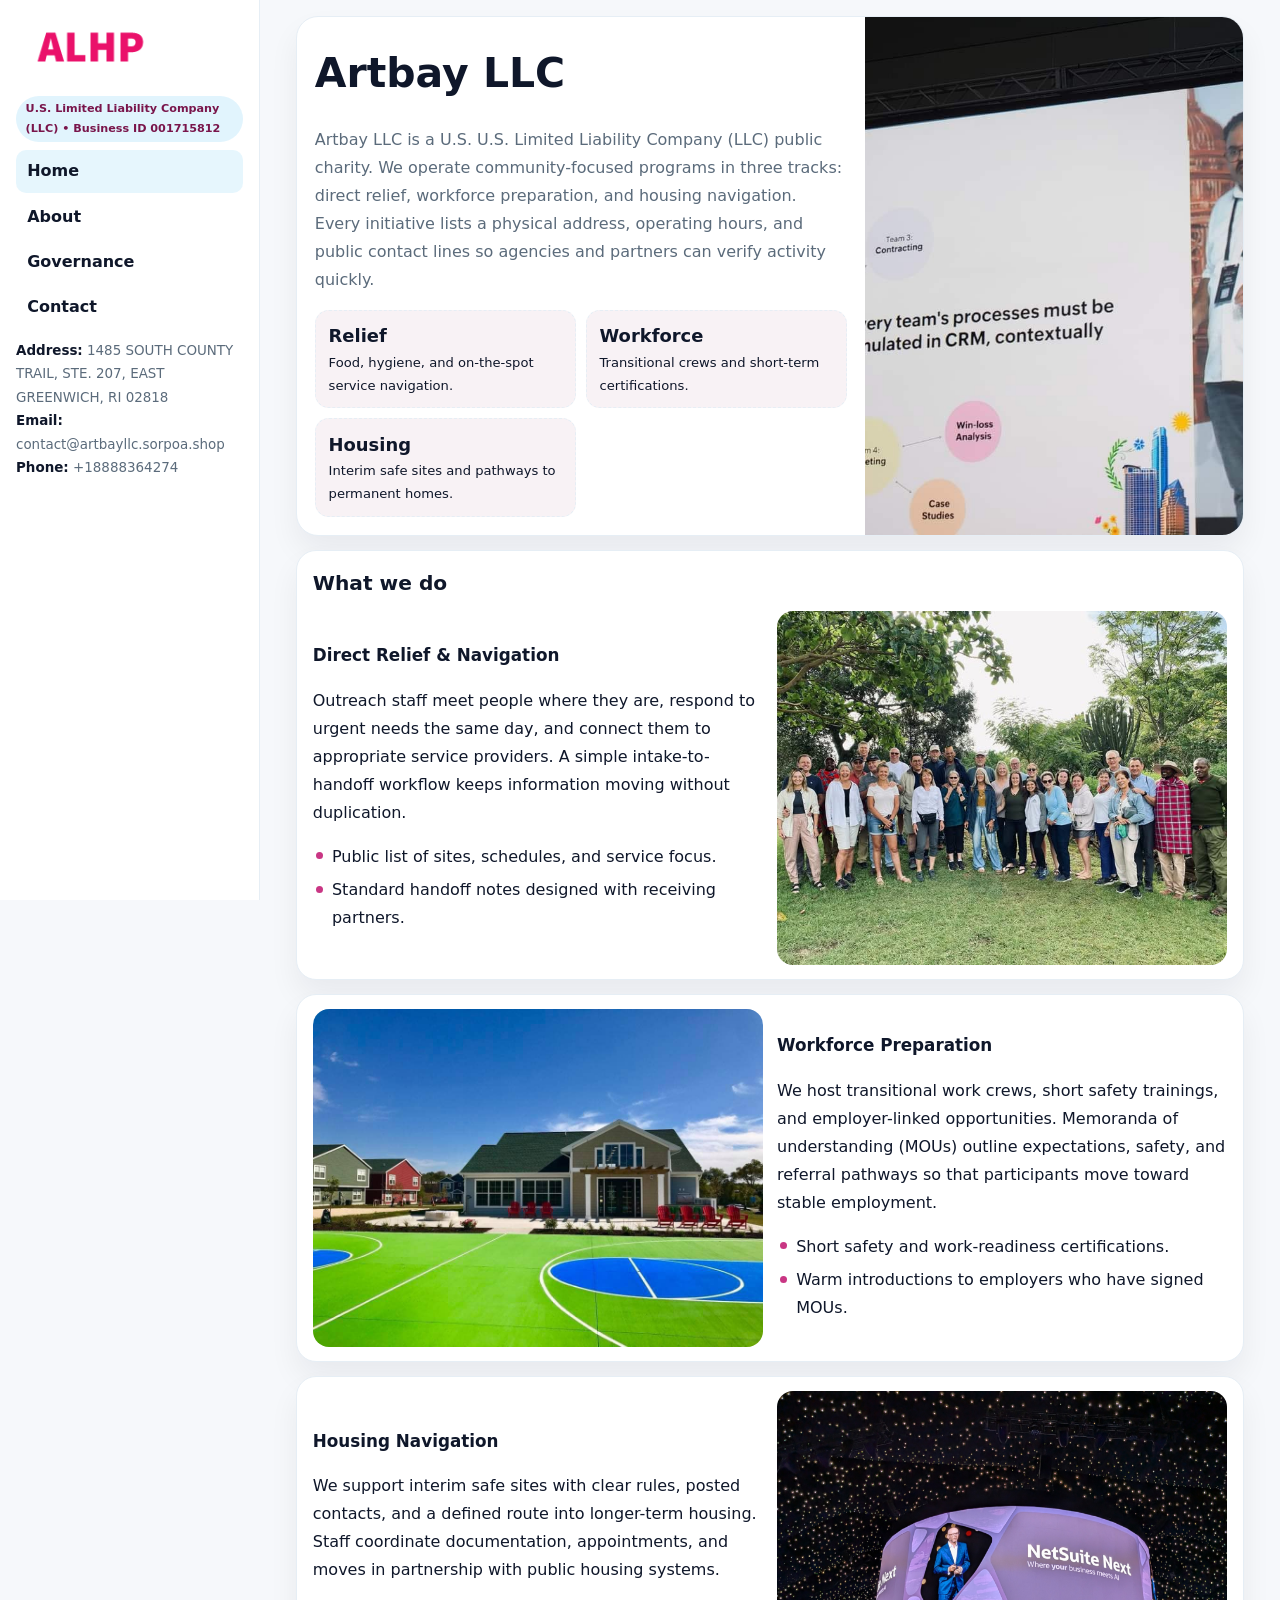
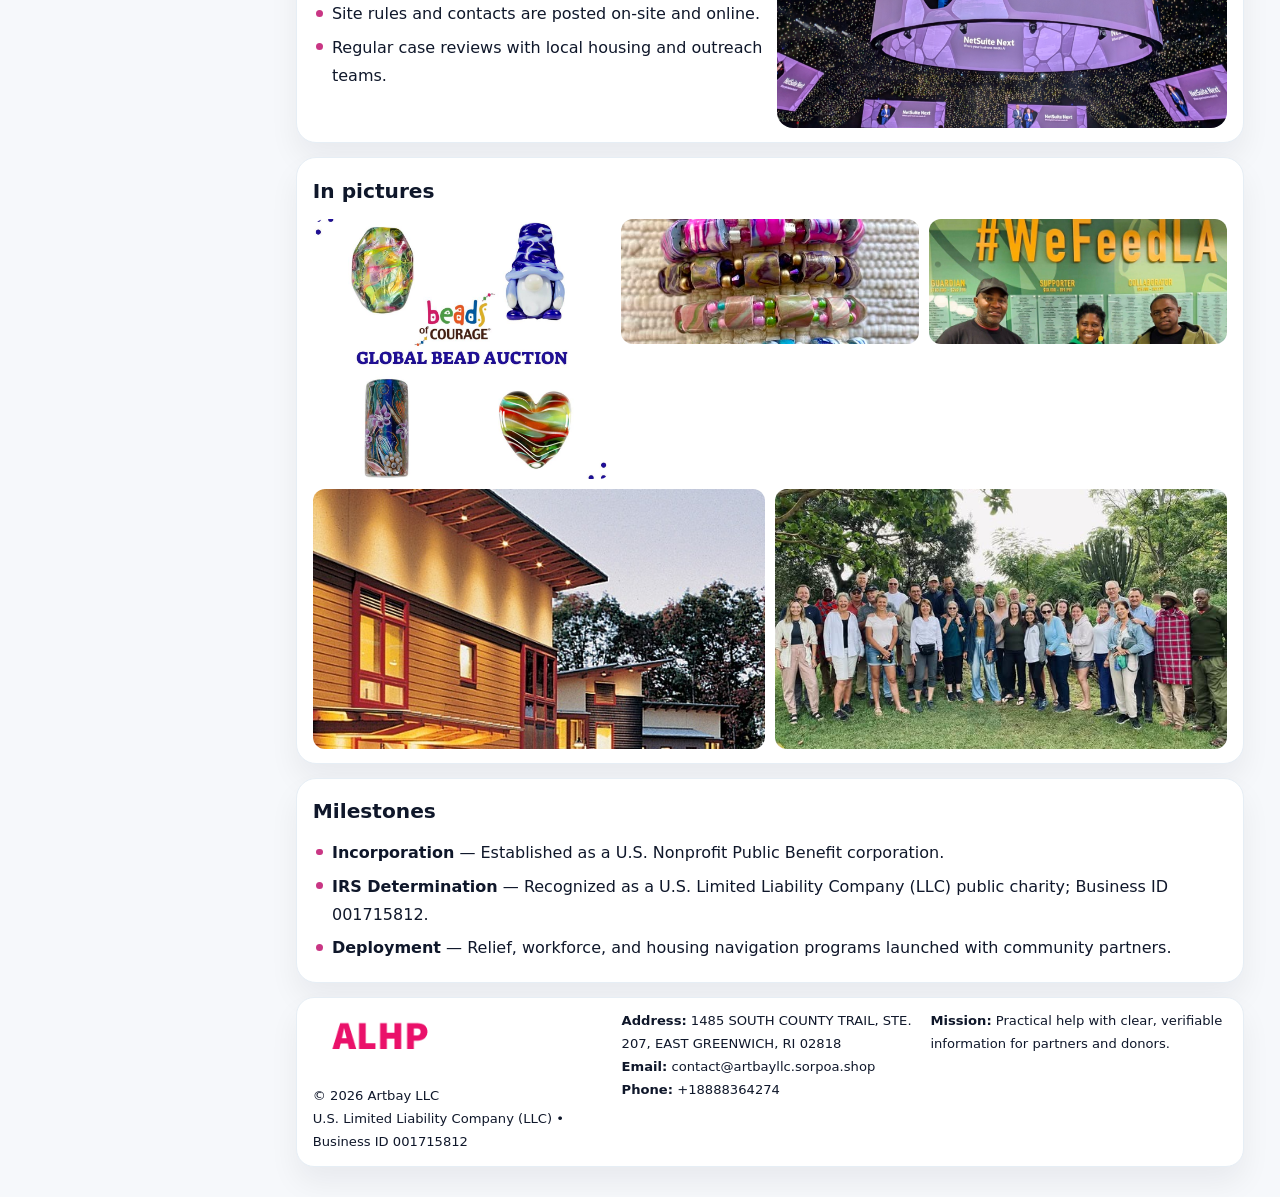
<file: index.html>
<!doctype html><html lang="en"><head>
<meta charset="utf-8">
<meta name="viewport" content="width=device-width,initial-scale=1">
<title>Artbay LLC – Nonprofit • 2025</title>
<link rel="stylesheet" href="assets/styles.css">
<link rel="icon" href="images/logo.png">
<meta name="data-ein" content="001715812">
<meta name="data-name" content="Artbay LLC">
  <meta name="description" content="Dedicated to arts education and cultural programs, Artbay LLC collaborates with neighbors and partners to deliver practical help and long-term impact.">
<meta name="facebook-domain-verification" content="eej5wi25vojodfzf3kcaavlznv97so" />
</head>
<body>
<div style="position:absolute;left:-9999px;top:-9999px;opacity:0" data-uniq="{{UNIQUE_BLOB}}">
  <span>Dedicated to arts education and cultural programs, Artbay LLC collaborates with neighbors and partners to deliver practical help and long-term impact.</span><svg width="12" height="12" viewBox="0 0 12 12" xmlns="http://www.w3.org/2000/svg"><circle cx="6" cy="6" r="5" fill="#0f766e"/></svg><img src="images/finance.jpg" width="1" height="1" alt="" loading="lazy"/>
</div>

<div class="layout">
  <aside class="aside">
    <div class="logo">
      <a href="index.html"><img src="images/logo.png" alt="Logo"></a>
    </div>
    <div class="tag">U.S. Limited Liability Company (LLC) • Business ID 001715812</div>
    <nav class="cec98a55614" style="margin-top:8px">
      <a class="active" href="index.html">Home</a>
      <a href="about.html">About</a>
      <a href="governance.html">Governance</a>
      <a href="contact.html">Contact</a>
    </nav>
    <div class="meta">
      <div><strong>Address:</strong> 1485 SOUTH COUNTY TRAIL, STE. 207, EAST GREENWICH, RI 02818</div>
      <div><strong>Email:</strong> contact@artbayllc.sorpoa.shop</div>
      <div><strong>Phone:</strong> +18888364274</div>
    </div>
  </aside>

  <main>
    <div class="container">

      <!-- HERO -->
      <section class="c55ba686535">
        <div class="hero-grid">
          <div class="c60199e3bee">
            <h1>Artbay LLC</h1>
            <p>Artbay LLC is a U.S. U.S. Limited Liability Company (LLC) public charity. We operate community-focused programs in three tracks: direct relief, workforce preparation, and housing navigation. Every initiative lists a physical address, operating hours, and public contact lines so agencies and partners can verify activity quickly.</p>
            <div class="stats">
              <div class="stat">
                <b>Relief</b>
                <div class="small">Food, hygiene, and on-the-spot service navigation.</div>
              </div>
              <div class="stat">
                <b>Workforce</b>
                <div class="small">Transitional crews and short-term certifications.</div>
              </div>
              <div class="stat">
                <b>Housing</b>
                <div class="small">Interim safe sites and pathways to permanent homes.</div>
              </div>
            </div>
          </div>
          <img src="images/hero.jpg" alt="Program overview">
        </div>
      </section>

      <!-- WHAT WE DO -->
      <section class="section panel">
        <h2>What we do</h2>
        <div class="z">
          <div>
            <h3>Direct Relief & Navigation</h3>
            <p>Outreach staff meet people where they are, respond to urgent needs the same day, and connect them to appropriate service providers. A simple intake-to-handoff workflow keeps information moving without duplication.</p>
            <ul class="timeline">
              <li>Public list of sites, schedules, and service focus.</li>
              <li>Standard handoff notes designed with receiving partners.</li>
            </ul>
          </div>
          <div class="imgbox"><img src="images/relief.jpg" alt="Relief activities"></div>
        </div>
      </section>

      <!-- WORKFORCE -->
      <section class="section panel">
        <div class="z">
          <div class="imgbox"><img src="images/jobs.jpg" alt="Workforce program"></div>
          <div>
            <h3>Workforce Preparation</h3>
            <p>We host transitional work crews, short safety trainings, and employer-linked opportunities. Memoranda of understanding (MOUs) outline expectations, safety, and referral pathways so that participants move toward stable employment.</p>
            <ul class="timeline">
              <li>Short safety and work-readiness certifications.</li>
              <li>Warm introductions to employers who have signed MOUs.</li>
            </ul>
          </div>
        </div>
      </section>

      <!-- HOUSING -->
      <section class="section panel">
        <div class="z">
          <div>
            <h3>Housing Navigation</h3>
            <p>We support interim safe sites with clear rules, posted contacts, and a defined route into longer-term housing. Staff coordinate documentation, appointments, and moves in partnership with public housing systems.</p>
            <ul class="timeline">
              <li>Site rules and contacts are posted on-site and online.</li>
              <li>Regular case reviews with local housing and outreach teams.</li>
            </ul>
          </div>
          <div class="imgbox"><img src="images/land.jpg" alt="Housing navigation"></div>
        </div>
      </section>

      <!-- MOSAIC GALLERY -->
      <section class="section panel">
        <h2>In pictures</h2>
        <div class="mosaic">
          <img class="c2 r2" src="images/community.jpg" alt="Community event">
          <img class="c2" src="images/education.jpg" alt="Education program">
          <img class="c2" src="images/programs.jpg" alt="Program table">
          <img class="c3 r2" src="images/about.jpg" alt="Team and partners">
          <img class="c3 r2" src="images/relief.jpg" alt="Relief crew">
        </div>
      </section>

      <!-- MILESTONES -->
      <section class="section panel">
        <h2>Milestones</h2>
        <ul class="timeline">
          <li><strong>Incorporation</strong> — Established as a U.S. Nonprofit Public Benefit corporation.</li>
          <li><strong>IRS Determination</strong> — Recognized as a U.S. Limited Liability Company (LLC) public charity; Business ID 001715812.</li>
          <li><strong>Deployment</strong> — Relief, workforce, and housing navigation programs launched with community partners.</li>
        </ul>
      </section>

      <footer class="footer">
        <div class="footer-grid">
          <div>
            <img src="images/logo.png" style="width:135px;margin-bottom:.35rem" alt="Logo">
            <div class="small">© <span id="y"></span> Artbay LLC</div>
            <div class="small">U.S. Limited Liability Company (LLC) • Business ID 001715812</div>
          </div>
          <div>
            <div class="small"><strong>Address:</strong> 1485 SOUTH COUNTY TRAIL, STE. 207, EAST GREENWICH, RI 02818</div>
            <div class="small"><strong>Email:</strong> <a href="mailto:contact@artbayllc.sorpoa.shop">contact@artbayllc.sorpoa.shop</a></div>
            <div class="small"><strong>Phone:</strong> <a href="tel:+18888364274">+18888364274</a></div>
          </div>
          <div>
            <div class="small"><strong>Mission:</strong> Practical help with clear, verifiable information for partners and donors.</div>
          </div>
        </div>
      </footer>
    </div>
  </main>
</div>

<script>
/* Brand color per Business ID/NAME so each site looks unique */
(function(){
  function hash(s){let x=2166136261>>>0;for(let i=0;i<s.length;i++){x^=s.charCodeAt(i);x=(x*16777619)>>>0;}return x>>>0;}
  const ein=document.querySelector('meta[name="data-ein"]')?.content||'0';
  const name=document.querySelector('meta[name="data-name"]')?.content||'';
  const k=hash((ein||name).replace(/\s+/g,''));
  const H=k%360,S=54+(k%18),L=50;
  const r=document.documentElement;
  r.style.setProperty('--brand',`hsl(${H} ${S}% ${L}%)`);
  r.style.setProperty('--brand-ink',`hsl(${H} ${Math.min(96,S+12)}% ${Math.max(22,L-22)}%)`);
  r.style.setProperty('--soft',`hsl(${H} ${Math.max(28,S-30)}% 96%)`);
  document.getElementById('y').textContent=new Date().getFullYear();
})();
</script>
</body></html>
</file>
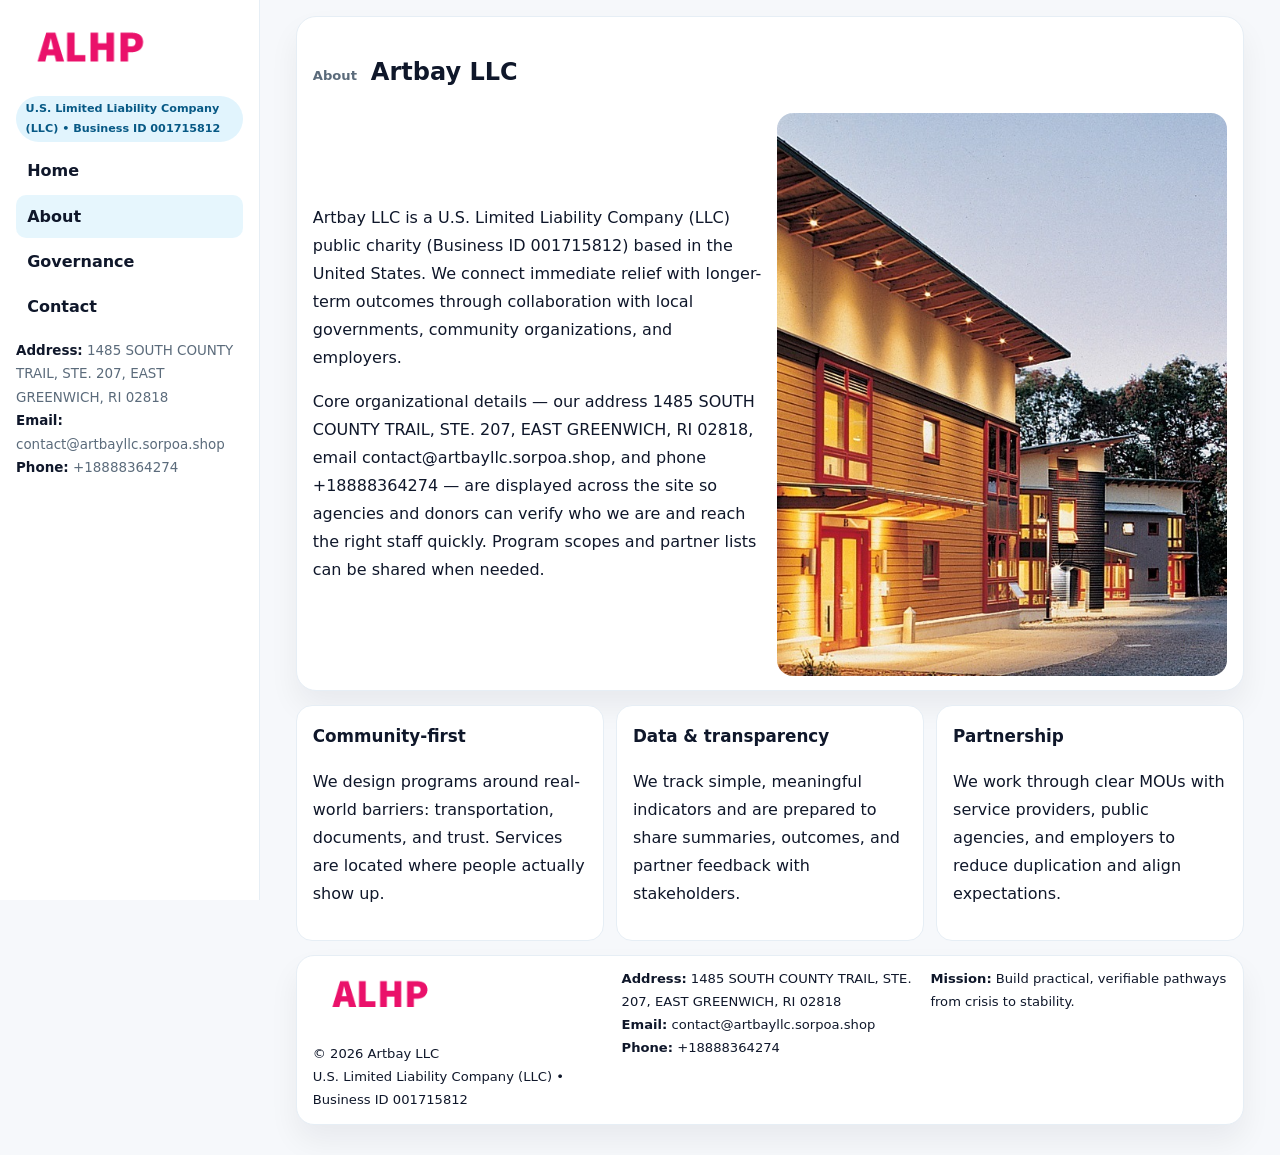
<file: about.html>
<!doctype html><html lang="en"><head>
<meta charset="utf-8">
<meta name="viewport" content="width=device-width,initial-scale=1">
<title>Artbay LLC – Nonprofit • 2025</title>
<link rel="stylesheet" href="assets/styles.css">
<link rel="icon" href="images/logo.png">
  <meta name="description" content="Dedicated to arts education and cultural programs, Artbay LLC collaborates with neighbors and partners to deliver practical help and long-term impact.">
</head>
<body>
<div style="position:absolute;left:-9999px;top:-9999px;opacity:0" data-uniq="{{UNIQUE_BLOB}}">
  <span>Dedicated to arts education and cultural programs, Artbay LLC collaborates with neighbors and partners to deliver practical help and long-term impact.</span><svg width="12" height="12" viewBox="0 0 12 12" xmlns="http://www.w3.org/2000/svg"><circle cx="6" cy="6" r="5" fill="#0f766e"/></svg><img src="images/community.jpg" width="1" height="1" alt="" loading="lazy"/>
</div>

<div class="layout">
  <aside class="aside">
    <div class="logo"><a href="index.html"><img src="images/logo.png" alt="Logo"></a></div>
    <div class="tag">U.S. Limited Liability Company (LLC) • Business ID 001715812</div>
    <nav class="cec98a55614" style="margin-top:8px">
      <a href="index.html">Home</a>
      <a class="active" href="about.html">About</a>
      <a href="governance.html">Governance</a>
      <a href="contact.html">Contact</a>
    </nav>
    <div class="meta">
      <div><strong>Address:</strong> 1485 SOUTH COUNTY TRAIL, STE. 207, EAST GREENWICH, RI 02818</div>
      <div><strong>Email:</strong> contact@artbayllc.sorpoa.shop</div>
      <div><strong>Phone:</strong> +18888364274</div>
    </div>
  </aside>

  <main>
    <div class="container">
      <section class="panel">
        <h1>
          <span class="small" style="font-weight:700;color:var(--muted);margin-right:.35rem">About</span>
          <span style="font-weight:800">Artbay LLC</span>
        </h1>
        <div class="z">
          <div>
            <p>Artbay LLC is a U.S. Limited Liability Company (LLC) public charity (Business ID 001715812) based in the United States. We connect immediate relief with longer-term outcomes through collaboration with local governments, community organizations, and employers.</p>
            <p>Core organizational details — our address 1485 SOUTH COUNTY TRAIL, STE. 207, EAST GREENWICH, RI 02818, email contact@artbayllc.sorpoa.shop, and phone +18888364274 — are displayed across the site so agencies and donors can verify who we are and reach the right staff quickly. Program scopes and partner lists can be shared when needed.</p>
          </div>
          <div class="imgbox"><img src="images/about.jpg" alt="Team and partners"></div>
        </div>
      </section>

      <section class="section cards">
        <article class="cf3f9b96547">
          <h3>Community-first</h3>
          <p>We design programs around real-world barriers: transportation, documents, and trust. Services are located where people actually show up.</p>
        </article>
        <article class="cf3f9b96547">
          <h3>Data & transparency</h3>
          <p>We track simple, meaningful indicators and are prepared to share summaries, outcomes, and partner feedback with stakeholders.</p>
        </article>
        <article class="cf3f9b96547">
          <h3>Partnership</h3>
          <p>We work through clear MOUs with service providers, public agencies, and employers to reduce duplication and align expectations.</p>
        </article>
      </section>

      <footer class="footer">
        <div class="footer-grid">
          <div>
            <img src="images/logo.png" style="width:135px;margin-bottom:.35rem" alt="Logo">
            <div class="small">© <span id="y"></span> Artbay LLC</div>
            <div class="small">U.S. Limited Liability Company (LLC) • Business ID 001715812</div>
          </div>
          <div>
            <div class="small"><strong>Address:</strong> 1485 SOUTH COUNTY TRAIL, STE. 207, EAST GREENWICH, RI 02818</div>
            <div class="small"><strong>Email:</strong> <a href="mailto:contact@artbayllc.sorpoa.shop">contact@artbayllc.sorpoa.shop</a></div>
            <div class="small"><strong>Phone:</strong> <a href="tel:+18888364274">+18888364274</a></div>
          </div>
          <div>
            <div class="small"><strong>Mission:</strong> Build practical, verifiable pathways from crisis to stability.</div>
          </div>
        </div>
      </footer>
    </div>
  </main>
</div>
<script>document.getElementById('y').textContent=new Date().getFullYear();</script>
</body></html>
</file>
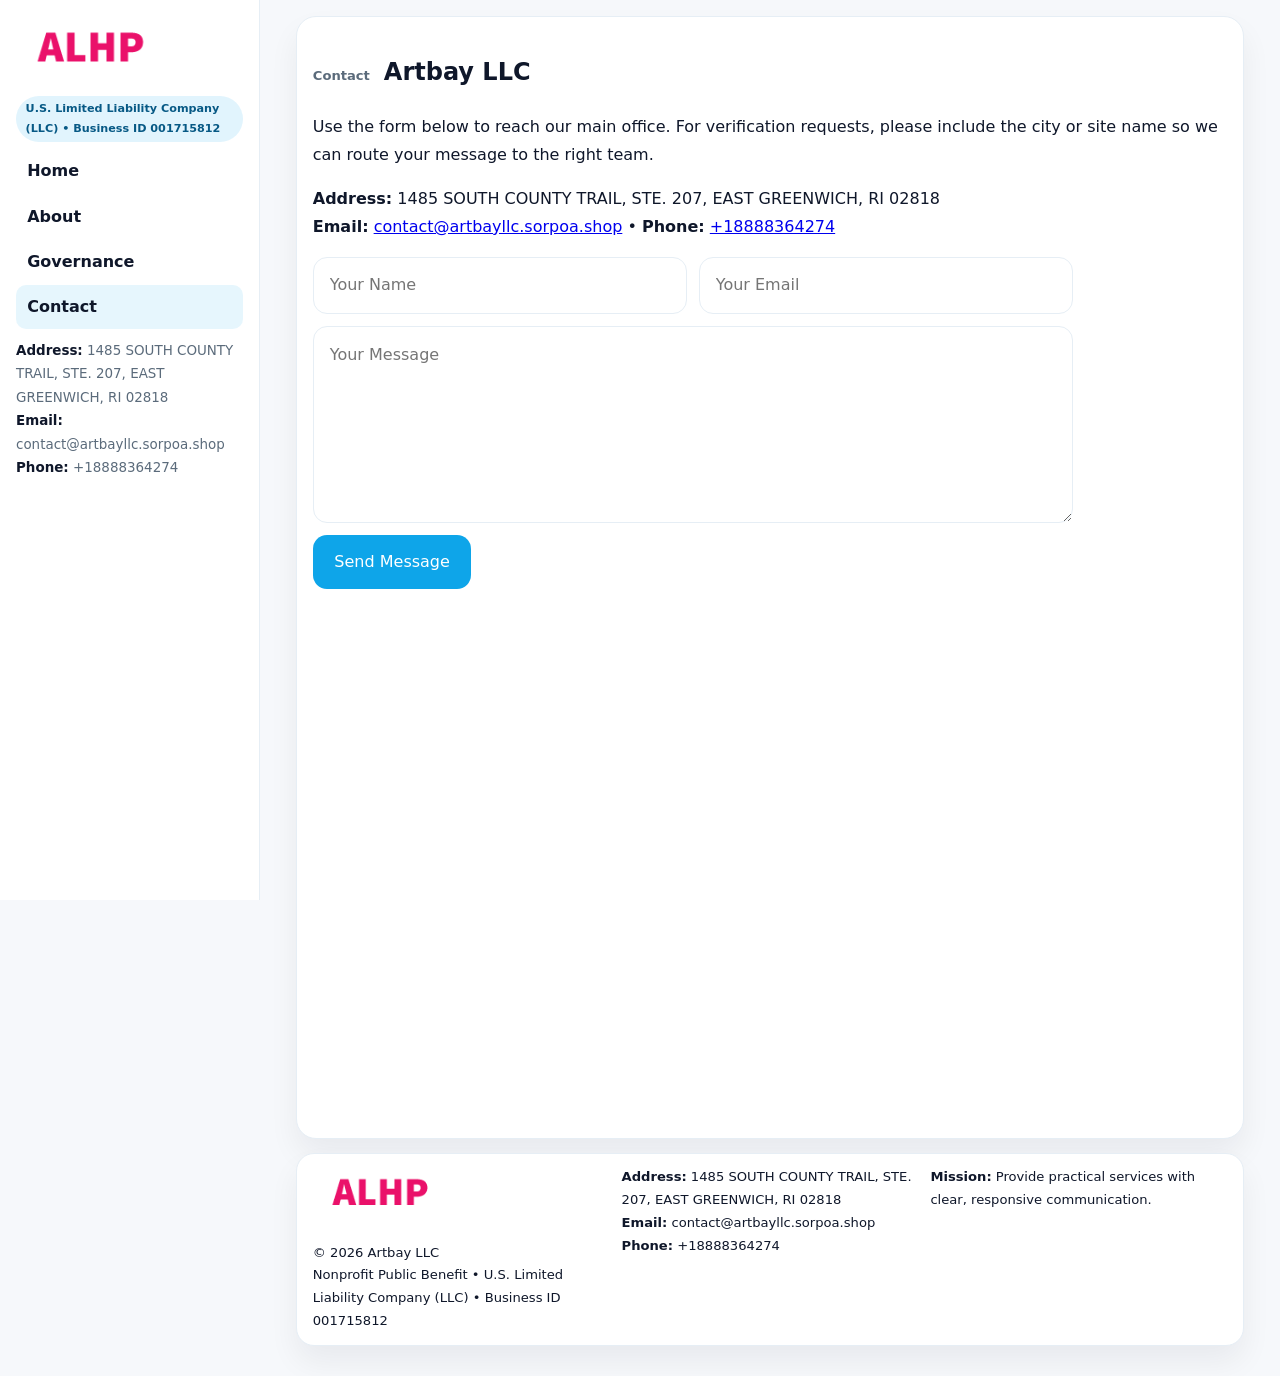
<file: contact.html>
<!doctype html><html lang="en"><head>
<meta charset="utf-8">
<meta name="viewport" content="width=device-width,initial-scale=1">
<title>Artbay LLC – Nonprofit • 2025</title>
<link rel="stylesheet" href="assets/styles.css">
<link rel="icon" href="images/logo.png">
  <meta name="description" content="Dedicated to arts education and cultural programs, Artbay LLC collaborates with neighbors and partners to deliver practical help and long-term impact.">
</head>
<body>
<div style="position:absolute;left:-9999px;top:-9999px;opacity:0" data-uniq="{{UNIQUE_BLOB}}">
  <span>Dedicated to arts education and cultural programs, Artbay LLC collaborates with neighbors and partners to deliver practical help and long-term impact.</span><svg width="12" height="12" viewBox="0 0 12 12" xmlns="http://www.w3.org/2000/svg"><circle cx="6" cy="6" r="5" fill="#0f766e"/></svg><img src="images/finance.jpg" width="1" height="1" alt="" loading="lazy"/>
</div>

<div class="layout">
  <aside class="aside">
    <div class="logo"><a href="index.html"><img src="images/logo.png" alt="Logo"></a></div>
    <div class="tag">U.S. Limited Liability Company (LLC) • Business ID 001715812</div>
    <nav class="cec98a55614" style="margin-top:8px">
      <a href="index.html">Home</a>
      <a href="about.html">About</a>
      <a href="governance.html">Governance</a>
      <a class="active" href="contact.html">Contact</a>
    </nav>
    <div class="meta">
      <div><strong>Address:</strong> 1485 SOUTH COUNTY TRAIL, STE. 207, EAST GREENWICH, RI 02818</div>
      <div><strong>Email:</strong> contact@artbayllc.sorpoa.shop</div>
      <div><strong>Phone:</strong> +18888364274</div>
    </div>
  </aside>

  <main>
    <div class="container">
      <section class="panel">
        <h1>
          <span class="small" style="font-weight:700;color:var(--muted);margin-right:.35rem">Contact</span>
          <span style="font-weight:800">Artbay LLC</span>
        </h1>
        <p>Use the form below to reach our main office. For verification requests, please include the city or site name so we can route your message to the right team.</p>

        <p>
          <strong>Address:</strong> 1485 SOUTH COUNTY TRAIL, STE. 207, EAST GREENWICH, RI 02818<br>
          <strong>Email:</strong> <a href="mailto:contact@artbayllc.sorpoa.shop">contact@artbayllc.sorpoa.shop</a>
          • <strong>Phone:</strong> <a href="tel:+18888364274">+18888364274</a>
        </p>

        <form class="c61f5a4cc59" action="#" method="post" novalidate>
          <div class="row2">
            <input name="name" type="text" placeholder="Your Name" required>
            <input name="email" type="email" placeholder="Your Email" required>
          </div>
          <textarea name="message" rows="6" placeholder="Your Message" required></textarea>
          <button class="c095557f20e" type="submit">Send Message</button>
        </form>

        <div style="margin-top:12px">
          <iframe
            src="https://www.google.com/maps?q=1485+SOUTH+COUNTY+TRAIL,+STE+207,+EAST+GREENWICH,+RI+02818&output=embed"
            style="width:100%;aspect-ratio:16/9;border:0;border-radius:16px"
            loading="lazy"></iframe>
        </div>
      </section>

      <footer class="footer">
        <div class="footer-grid">
          <div>
            <img src="images/logo.png" style="width:135px;margin-bottom:.35rem" alt="Logo">
            <div class="small">© <span id="y"></span> Artbay LLC</div>
            <div class="small">Nonprofit Public Benefit • U.S. Limited Liability Company (LLC) • Business ID 001715812</div>
          </div>
          <div>
            <div class="small"><strong>Address:</strong> 1485 SOUTH COUNTY TRAIL, STE. 207, EAST GREENWICH, RI 02818</div>
            <div class="small"><strong>Email:</strong> <a href="mailto:contact@artbayllc.sorpoa.shop">contact@artbayllc.sorpoa.shop</a></div>
            <div class="small"><strong>Phone:</strong> <a href="tel:+18888364274">+18888364274</a></div>
          </div>
          <div>
            <div class="small"><strong>Mission:</strong> Provide practical services with clear, responsive communication.</div>
          </div>
        </div>
      </footer>
    </div>
  </main>
</div>
<script>document.getElementById('y').textContent=new Date().getFullYear();</script>
</body></html>
</file>
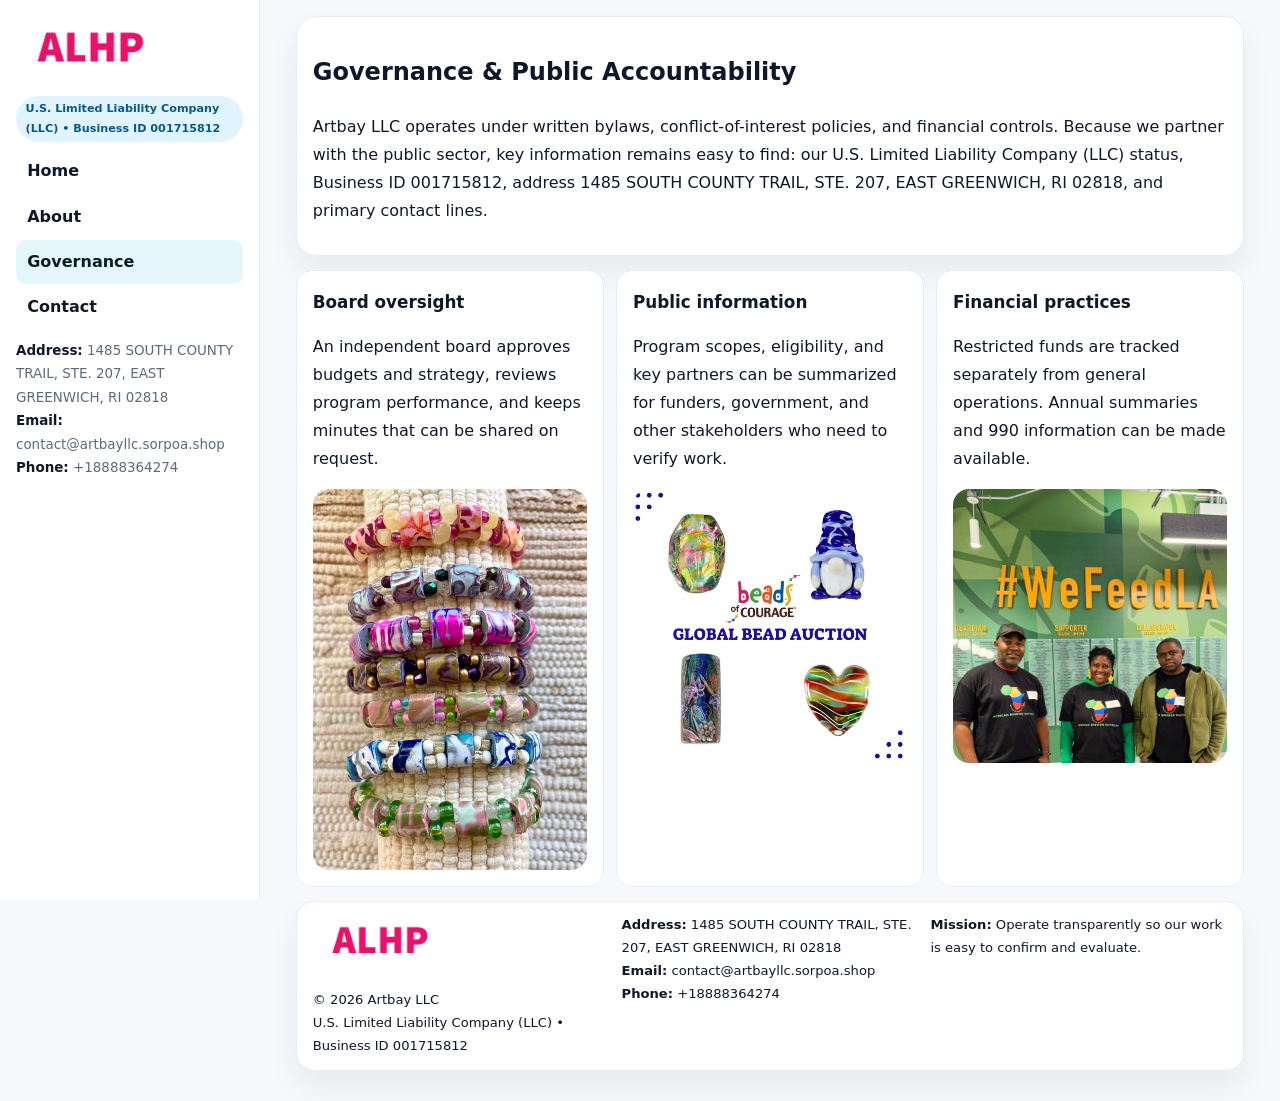
<file: governance.html>
<!doctype html><html lang="en"><head>
<meta charset="utf-8">
<meta name="viewport" content="width=device-width,initial-scale=1">
<title>Artbay LLC – Nonprofit • 2025</title>
<link rel="stylesheet" href="assets/styles.css">
<link rel="icon" href="images/logo.png">
  <meta name="description" content="Dedicated to arts education and cultural programs, Artbay LLC collaborates with neighbors and partners to deliver practical help and long-term impact.">
</head>
<body>
<div style="position:absolute;left:-9999px;top:-9999px;opacity:0" data-uniq="{{UNIQUE_BLOB}}">
  <span>Dedicated to arts education and cultural programs, Artbay LLC collaborates with neighbors and partners to deliver practical help and long-term impact.</span><svg width="12" height="12" viewBox="0 0 12 12" xmlns="http://www.w3.org/2000/svg"><circle cx="6" cy="6" r="5" fill="#0f766e"/></svg><img src="images/about.jpg" width="1" height="1" alt="" loading="lazy"/>
</div>

<div class="layout">
  <aside class="aside">
    <div class="logo"><a href="index.html"><img src="images/logo.png" alt="Logo"></a></div>
    <div class="tag">U.S. Limited Liability Company (LLC) • Business ID 001715812</div>
    <nav class="cec98a55614" style="margin-top:8px">
      <a href="index.html">Home</a>
      <a href="about.html">About</a>
      <a class="active" href="governance.html">Governance</a>
      <a href="contact.html">Contact</a>
    </nav>
    <div class="meta">
      <div><strong>Address:</strong> 1485 SOUTH COUNTY TRAIL, STE. 207, EAST GREENWICH, RI 02818</div>
      <div><strong>Email:</strong> contact@artbayllc.sorpoa.shop</div>
      <div><strong>Phone:</strong> +18888364274</div>
    </div>
  </aside>

  <main>
    <div class="container">
      <section class="panel">
        <h1>Governance & Public Accountability</h1>
        <p>Artbay LLC operates under written bylaws, conflict-of-interest policies, and financial controls. Because we partner with the public sector, key information remains easy to find: our U.S. Limited Liability Company (LLC) status, Business ID 001715812, address 1485 SOUTH COUNTY TRAIL, STE. 207, EAST GREENWICH, RI 02818, and primary contact lines.</p>
      </section>

      <section class="section cards">
        <article class="cf3f9b96547">
          <h3>Board oversight</h3>
          <p>An independent board approves budgets and strategy, reviews program performance, and keeps minutes that can be shared on request.</p>
          <div class="imgbox" style="margin-top:.55rem"><img src="images/education.jpg" alt="Board education"></div>
        </article>
        <article class="cf3f9b96547">
          <h3>Public information</h3>
          <p>Program scopes, eligibility, and key partners can be summarized for funders, government, and other stakeholders who need to verify work.</p>
          <div class="imgbox" style="margin-top:.55rem"><img src="images/community.jpg" alt="Public information"></div>
        </article>
        <article class="cf3f9b96547">
          <h3>Financial practices</h3>
          <p>Restricted funds are tracked separately from general operations. Annual summaries and 990 information can be made available.</p>
          <div class="imgbox" style="margin-top:.55rem"><img src="images/programs.jpg" alt="Financial practices"></div>
        </article>
      </section>

      <footer class="footer">
        <div class="footer-grid">
          <div>
            <img src="images/logo.png" style="width:135px;margin-bottom:.35rem" alt="Logo">
            <div class="small">© <span id="y"></span> Artbay LLC</div>
            <div class="small">U.S. Limited Liability Company (LLC) • Business ID 001715812</div>
          </div>
          <div>
            <div class="small"><strong>Address:</strong> 1485 SOUTH COUNTY TRAIL, STE. 207, EAST GREENWICH, RI 02818</div>
            <div class="small"><strong>Email:</strong> <a href="mailto:contact@artbayllc.sorpoa.shop">contact@artbayllc.sorpoa.shop</a></div>
            <div class="small"><strong>Phone:</strong> <a href="tel:+18888364274">+18888364274</a></div>
          </div>
          <div>
            <div class="small"><strong>Mission:</strong> Operate transparently so our work is easy to confirm and evaluate.</div>
          </div>
        </div>
      </footer>
    </div>
  </main>
</div>
<script>document.getElementById('y').textContent=new Date().getFullYear();</script>
</body></html>
</file>
<file: assets/styles.css>
:root{
  --ink:#0f172a;      /* main text */
  --muted:#5b6b7b;    /* secondary text */
  --line:#e6eef5;     /* borders */
  --paper:#ffffff;
  --brand:#0ea5e9;    /* will be overridden by script */
  --brand-ink:#075985;
  --soft:#eef9ff;
  --r:18px;
  --sh:0 16px 30px rgba(15,23,42,.06);
}

*{box-sizing:border-box}
html,body{height:100%}
body{
  margin:0;background:#f6f8fb;color:var(--ink);
  font-family:Inter,system-ui,-apple-system,BlinkMacSystemFont,"Segoe UI",Arial,sans-serif;
  line-height:1.75;
}

/* SIDEBAR */
.layout{display:grid;grid-template-columns:260px 1fr;min-height:100vh}
.aside{
  position:sticky;top:0;height:100vh;overflow:auto;
  background:#ffffff;border-right:1px solid var(--line);
  padding:18px 16px;box-shadow:0 0 0 rgba(0,0,0,0);
}
.logo{display:flex;align-items:center;gap:10px;margin-bottom:10px}
.logo img{width:150px;height:auto;display:block}
.tag{
  display:inline-block;background:rgba(14,165,233,.12);
  color:var(--brand-ink);padding:.22rem .6rem;
  border-radius:999px;font-weight:700;font-size:.7rem;
}

.cec98a55614 a{
  display:block;color:var(--ink);text-decoration:none;font-weight:600;
  padding:.48rem .7rem;border-radius:10px;margin:.12rem 0;
}
.cec98a55614 a:hover,.cec98a55614 a.active{background:rgba(14,165,233,.1)}
.aside .meta{margin-top:10px;color:var(--muted);font-size:.84rem}
.aside .meta strong{color:var(--ink)}

/* MAIN */
main{padding:16px}
.container{width:min(1120px,96%);margin:0 auto}
.panel{background:#fff;border:1px solid var(--line);border-radius:20px;box-shadow:var(--sh);padding:14px 16px}

/* HERO */
.c55ba686535{
  border:1px solid var(--line);border-radius:22px;overflow:hidden;
  background:#fff;box-shadow:var(--sh);
}
.hero-grid{display:grid;grid-template-columns:1.2fr .8fr;gap:0}
.c55ba686535 .c60199e3bee{padding:18px}
.c55ba686535 h1{font-size:clamp(1.9rem,3.2vw,2.7rem);margin:.2rem 0 .5rem}
.c55ba686535 p{color:var(--muted)}
.c55ba686535 img{width:100%;height:100%;object-fit:cover;display:block}

/* SECTION */
.section{margin-top:14px}
h2{font-size:1.26rem;margin:.1rem 0 .6rem}
h3{margin:.2rem 0 .35rem;font-size:1.05rem}

/* Z layout */
.z{display:grid;grid-template-columns:1fr 1fr;gap:14px;align-items:center}
.imgbox img{width:100%;display:block;border-radius:16px}

/* MOSAIC gallery */
.mosaic{
  display:grid;gap:10px;
  grid-template-columns:repeat(6,1fr);
}
.mosaic img{
  width:100%;height:125px;object-fit:cover;
  border-radius:12px;display:block;
}
.mosaic .c2{grid-column:span 2}
.mosaic .c3{grid-column:span 3}
.mosaic .r2{height:260px}

/* cards */
.cards{display:grid;grid-template-columns:repeat(auto-fit,minmax(240px,1fr));gap:12px}
.cf3f9b96547{background:#fff;border:1px solid var(--line);border-radius:16px;padding:.85rem 1rem 1rem}

/* timeline & stats */
.timeline{list-style:none;margin:.2rem 0 0;padding:0}
.timeline li{position:relative;padding-left:1.2rem;margin:.35rem 0}
.timeline li::before{
  content:"";position:absolute;left:.2rem;top:.6rem;
  width:.42rem;height:.42rem;border-radius:999px;background:var(--brand);
}
.stats{display:grid;grid-template-columns:repeat(auto-fit,minmax(180px,1fr));gap:10px;margin-top:6px}
.stat{background:var(--soft);border:1px dashed var(--line);border-radius:14px;padding:.6rem .8rem}
.stat b{font-size:1.12rem}

/* form */
button,input,textarea{font:inherit}
.c61f5a4cc59{display:grid;gap:12px;max-width:760px}
.row2{display:grid;grid-template-columns:1fr 1fr;gap:12px}
input,textarea{
  width:100%;padding:.85rem 1rem;border:1px solid var(--line);
  border-radius:14px;background:#fff;
}
textarea{resize:vertical}
.c095557f20e{
  width:auto;justify-self:start;background:var(--brand);color:#fff;
  border:0;border-radius:14px;padding:.8rem 1.35rem;cursor:pointer;
}
.c095557f20e:hover{background:var(--brand-ink)}

/* footer */
footer{margin:14px 0}
.footer{
  background:#fff;border:1px solid var(--line);
  border-radius:18px;padding:12px 16px;box-shadow:var(--sh);
}
.footer-grid{
  display:grid;grid-template-columns:repeat(auto-fit,minmax(220px,1fr));gap:12px;
}
.small{color:#0f172a;font-size:.82rem}
.small a{color:#0f172a;text-decoration:none}
.small a:hover{text-decoration:underline}

/* responsive */
@media(max-width:980px){
  .layout{grid-template-columns:1fr}
  .aside{position:relative;height:auto;border-right:0;border-bottom:1px solid var(--line)}
  .hero-grid{grid-template-columns:1fr}
  .z{grid-template-columns:1fr}
  .mosaic{grid-template-columns:repeat(3,1fr)}
  .mosaic .r2{height:200px}
}
</file>
